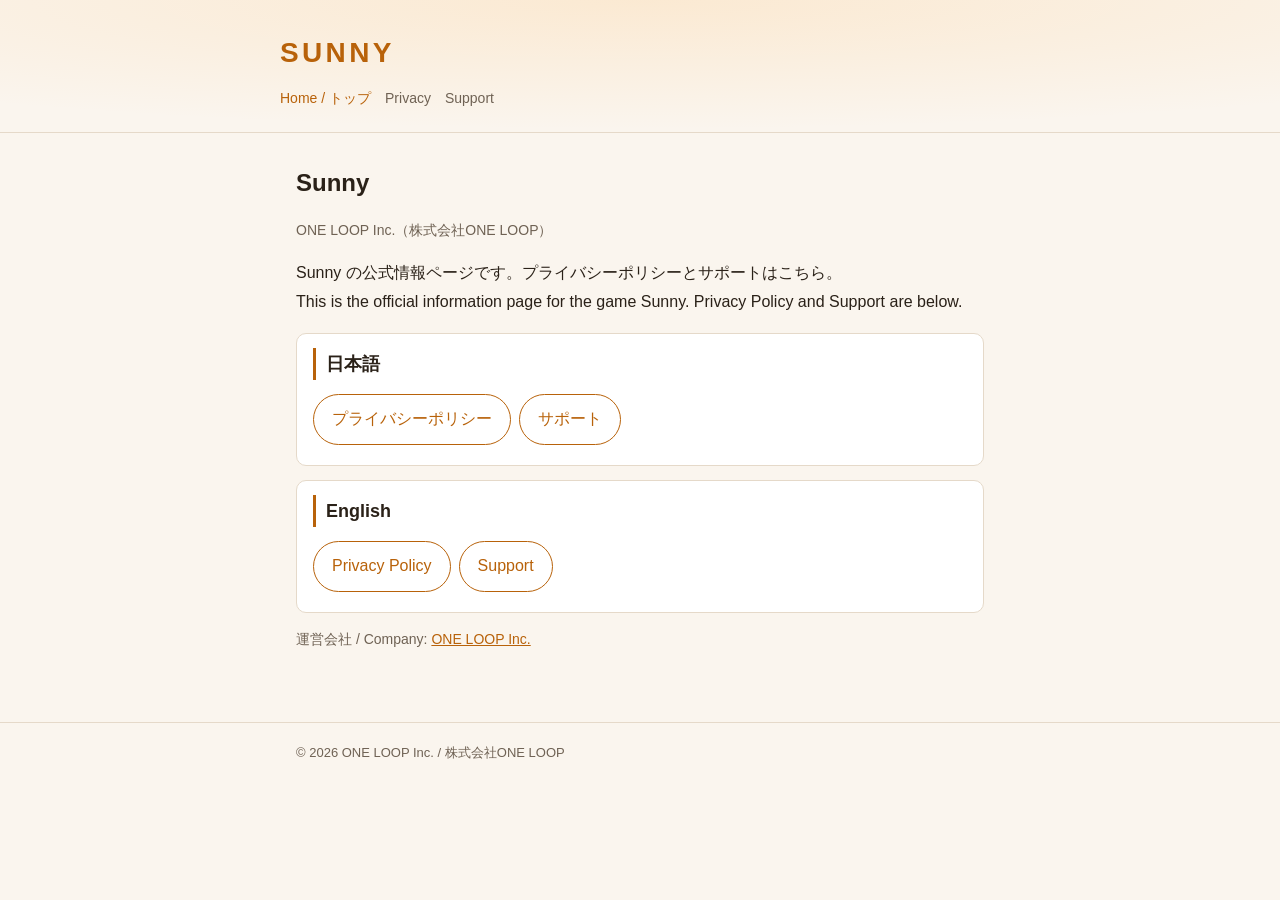
<file: index.html>
<!doctype html>
<html lang="ja">
<head>
<meta charset="utf-8">
<meta name="viewport" content="width=device-width,initial-scale=1">
<title>Sunny | ONE LOOP Inc.</title>
<meta name="description" content="Sunny | ONE LOOP Inc.">
<link rel="stylesheet" href="/assets/style.css">
</head>
<body>
<header><div class="wrap"><a class="brand" href="/">SUNNY</a><nav><a href="/" aria-current="page">Home / トップ</a><a href="/privacy/">Privacy</a><a href="/support/">Support</a></nav></div></header>
<main><div class="wrap">

<h1>Sunny</h1>
<p class="meta">ONE LOOP Inc.（株式会社ONE LOOP）</p>
<p>Sunny の公式情報ページです。プライバシーポリシーとサポートはこちら。<br>This is the official information page for the game Sunny. Privacy Policy and Support are below.</p>
<div class="card"><h2 style="margin-top:0">日本語</h2><div class="btns"><a href="/privacy/ja/">プライバシーポリシー</a><a href="/support/ja/">サポート</a></div></div>
<div class="card"><h2 style="margin-top:0">English</h2><div class="btns"><a href="/privacy/en/">Privacy Policy</a><a href="/support/en/">Support</a></div></div>
<p class="meta">運営会社 / Company: <a href="https://www.one-loop-inc.com/">ONE LOOP Inc.</a></p>

</div></main>
<footer><div class="wrap">&copy; 2026 ONE LOOP Inc. / 株式会社ONE LOOP</div></footer>
</body>
</html>
</file>
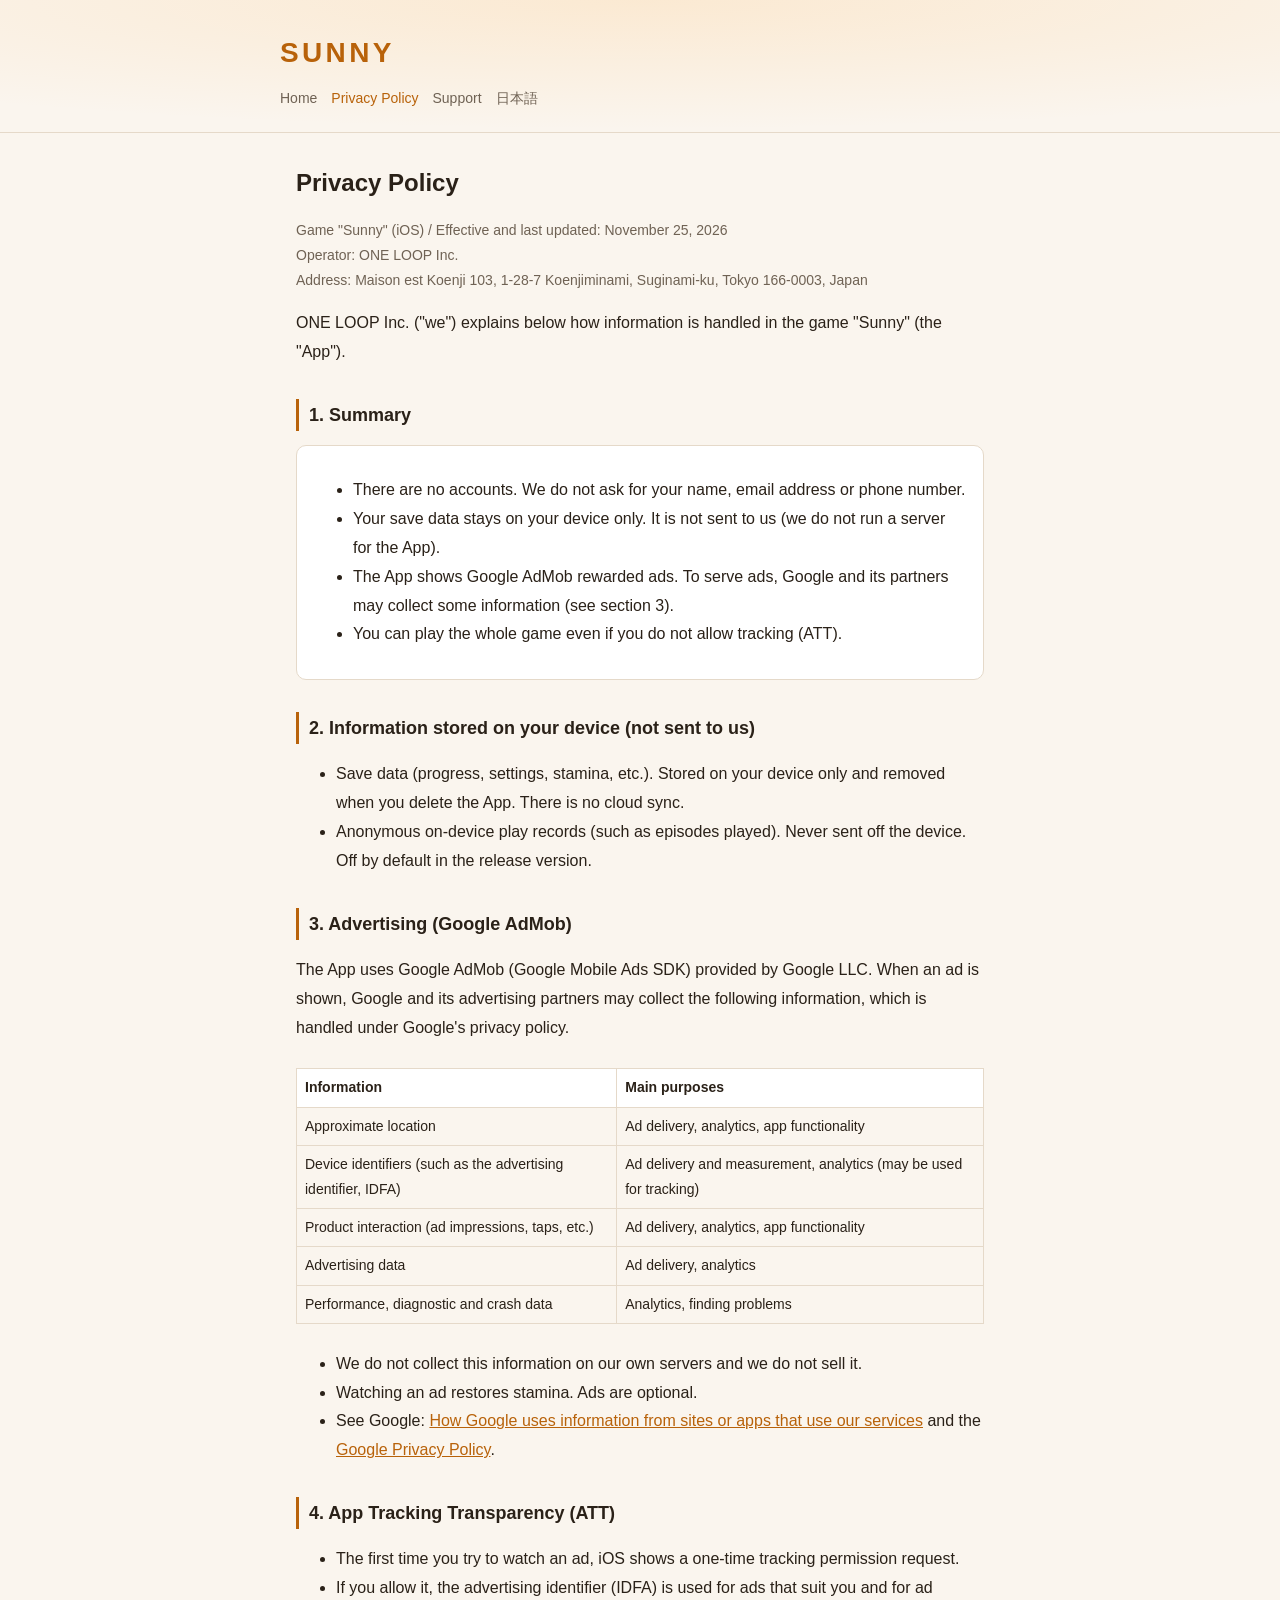
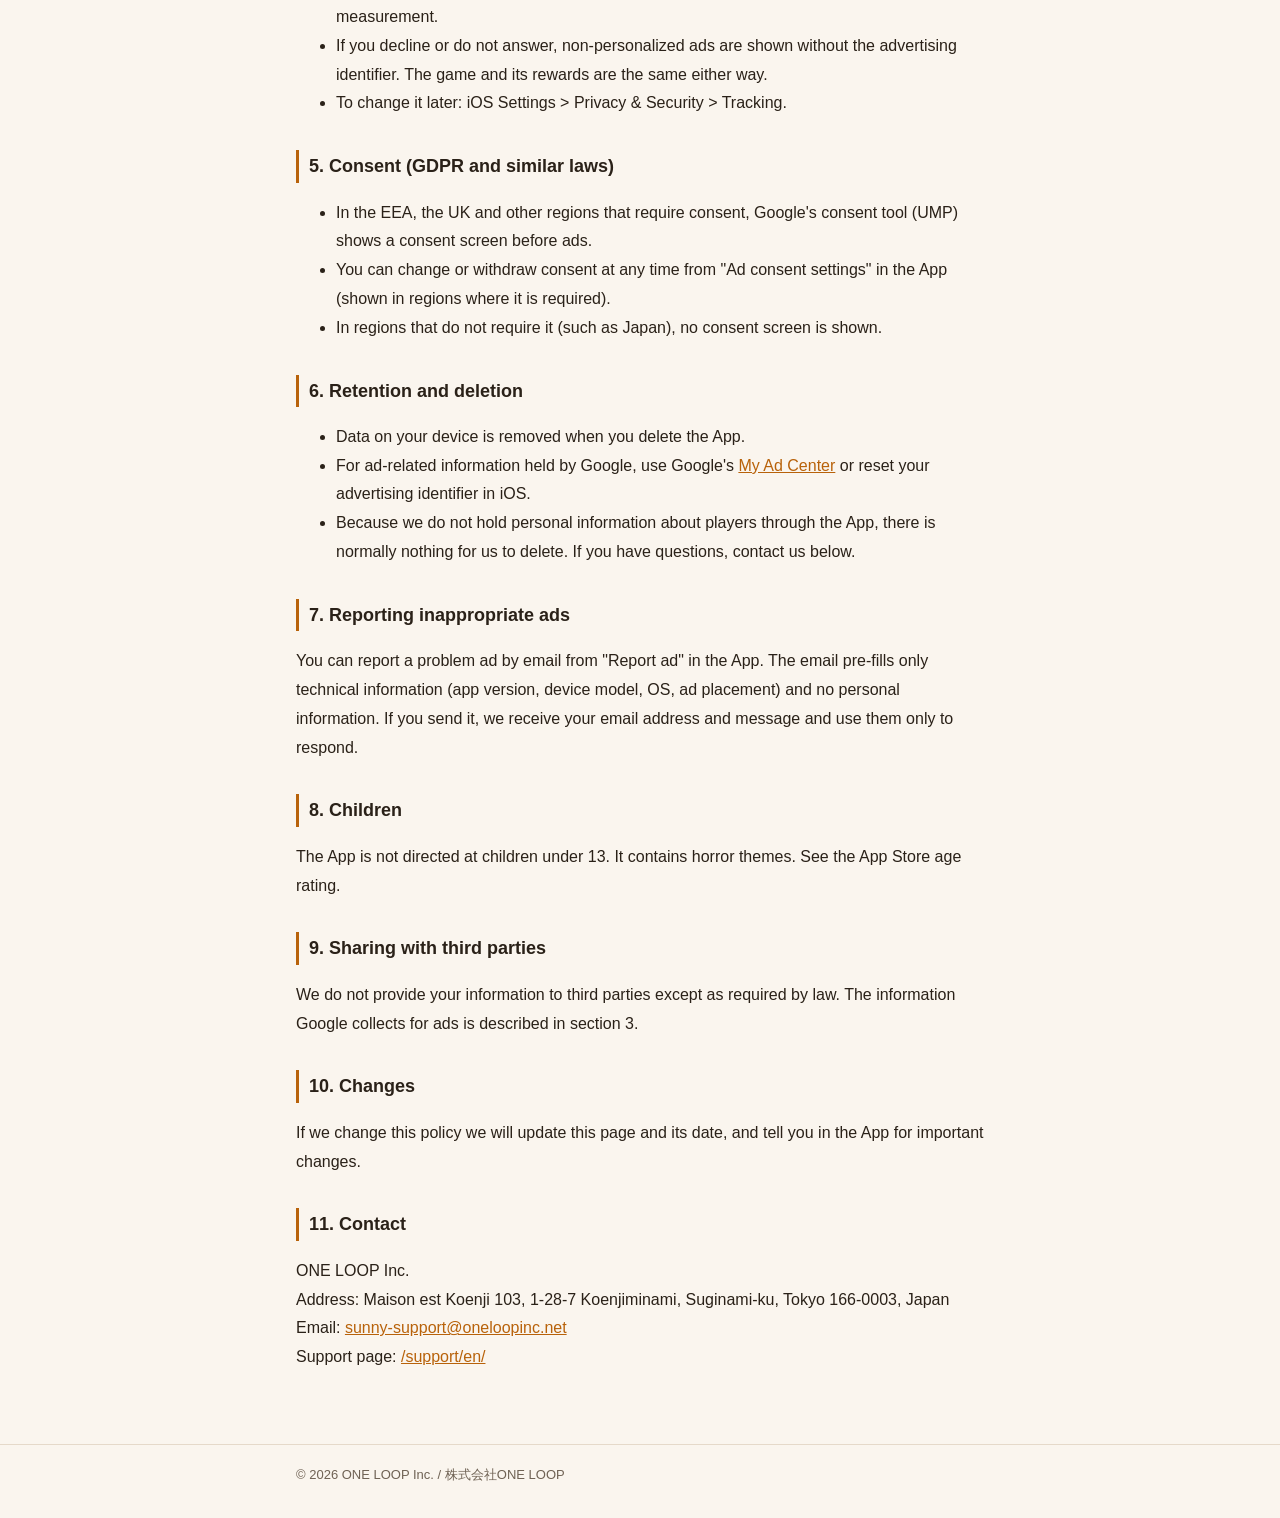
<file: privacy/en/index.html>
<!doctype html>
<html lang="en">
<head>
<meta charset="utf-8">
<meta name="viewport" content="width=device-width,initial-scale=1">
<title>Privacy Policy | Sunny</title>
<meta name="description" content="Privacy Policy for Sunny (ads, tracking permission, consent, data storage)">
<link rel="stylesheet" href="/assets/style.css">
</head>
<body>
<header><div class="wrap"><a class="brand" href="/">SUNNY</a><nav><a href="/">Home</a><a href="/privacy/en/" aria-current="page">Privacy Policy</a><a href="/support/en/">Support</a><a href="/privacy/ja/">日本語</a></nav></div></header>
<main><div class="wrap">

<h1>Privacy Policy</h1>
<p class="meta">Game "Sunny" (iOS) / Effective and last updated: November 25, 2026<br>Operator: ONE LOOP Inc.<br>Address: Maison est Koenji 103, 1-28-7 Koenjiminami, Suginami-ku, Tokyo 166-0003, Japan</p>
<p>ONE LOOP Inc. ("we") explains below how information is handled in the game "Sunny" (the "App").</p>

<h2>1. Summary</h2>
<div class="card"><ul>
<li>There are no accounts. We do not ask for your name, email address or phone number.</li>
<li>Your save data stays on your device only. It is not sent to us (we do not run a server for the App).</li>
<li>The App shows Google AdMob rewarded ads. To serve ads, Google and its partners may collect some information (see section 3).</li>
<li>You can play the whole game even if you do not allow tracking (ATT).</li>
</ul></div>

<h2>2. Information stored on your device (not sent to us)</h2>
<ul>
<li>Save data (progress, settings, stamina, etc.). Stored on your device only and removed when you delete the App. There is no cloud sync.</li>
<li>Anonymous on-device play records (such as episodes played). Never sent off the device. Off by default in the release version.</li>
</ul>

<h2>3. Advertising (Google AdMob)</h2>
<p>The App uses Google AdMob (Google Mobile Ads SDK) provided by Google LLC. When an ad is shown, Google and its advertising partners may collect the following information, which is handled under Google's privacy policy.</p>
<div class="tablewrap"><table>
<tr><th>Information</th><th>Main purposes</th></tr>
<tr><td>Approximate location</td><td>Ad delivery, analytics, app functionality</td></tr>
<tr><td>Device identifiers (such as the advertising identifier, IDFA)</td><td>Ad delivery and measurement, analytics (may be used for tracking)</td></tr>
<tr><td>Product interaction (ad impressions, taps, etc.)</td><td>Ad delivery, analytics, app functionality</td></tr>
<tr><td>Advertising data</td><td>Ad delivery, analytics</td></tr>
<tr><td>Performance, diagnostic and crash data</td><td>Analytics, finding problems</td></tr>
</table></div>
<ul>
<li>We do not collect this information on our own servers and we do not sell it.</li>
<li>Watching an ad restores stamina. Ads are optional.</li>
<li>See Google: <a href="https://policies.google.com/technologies/partner-sites">How Google uses information from sites or apps that use our services</a> and the <a href="https://policies.google.com/privacy">Google Privacy Policy</a>.</li>
</ul>

<h2>4. App Tracking Transparency (ATT)</h2>
<ul>
<li>The first time you try to watch an ad, iOS shows a one-time tracking permission request.</li>
<li>If you allow it, the advertising identifier (IDFA) is used for ads that suit you and for ad measurement.</li>
<li>If you decline or do not answer, non-personalized ads are shown without the advertising identifier. The game and its rewards are the same either way.</li>
<li>To change it later: iOS Settings &gt; Privacy &amp; Security &gt; Tracking.</li>
</ul>

<h2>5. Consent (GDPR and similar laws)</h2>
<ul>
<li>In the EEA, the UK and other regions that require consent, Google's consent tool (UMP) shows a consent screen before ads.</li>
<li>You can change or withdraw consent at any time from "Ad consent settings" in the App (shown in regions where it is required).</li>
<li>In regions that do not require it (such as Japan), no consent screen is shown.</li>
</ul>

<h2>6. Retention and deletion</h2>
<ul>
<li>Data on your device is removed when you delete the App.</li>
<li>For ad-related information held by Google, use Google's <a href="https://myadcenter.google.com/">My Ad Center</a> or reset your advertising identifier in iOS.</li>
<li>Because we do not hold personal information about players through the App, there is normally nothing for us to delete. If you have questions, contact us below.</li>
</ul>

<h2>7. Reporting inappropriate ads</h2>
<p>You can report a problem ad by email from "Report ad" in the App. The email pre-fills only technical information (app version, device model, OS, ad placement) and no personal information. If you send it, we receive your email address and message and use them only to respond.</p>

<h2>8. Children</h2>
<p>The App is not directed at children under 13. It contains horror themes. See the App Store age rating.</p>

<h2>9. Sharing with third parties</h2>
<p>We do not provide your information to third parties except as required by law. The information Google collects for ads is described in section 3.</p>

<h2>10. Changes</h2>
<p>If we change this policy we will update this page and its date, and tell you in the App for important changes.</p>

<h2>11. Contact</h2>
<p>ONE LOOP Inc.<br>Address: Maison est Koenji 103, 1-28-7 Koenjiminami, Suginami-ku, Tokyo 166-0003, Japan<br>Email: <a href="mailto:sunny-support@oneloopinc.net">sunny-support@oneloopinc.net</a><br>Support page: <a href="/support/en/">/support/en/</a></p>

</div></main>
<footer><div class="wrap">&copy; 2026 ONE LOOP Inc. / 株式会社ONE LOOP</div></footer>
</body>
</html>
</file>
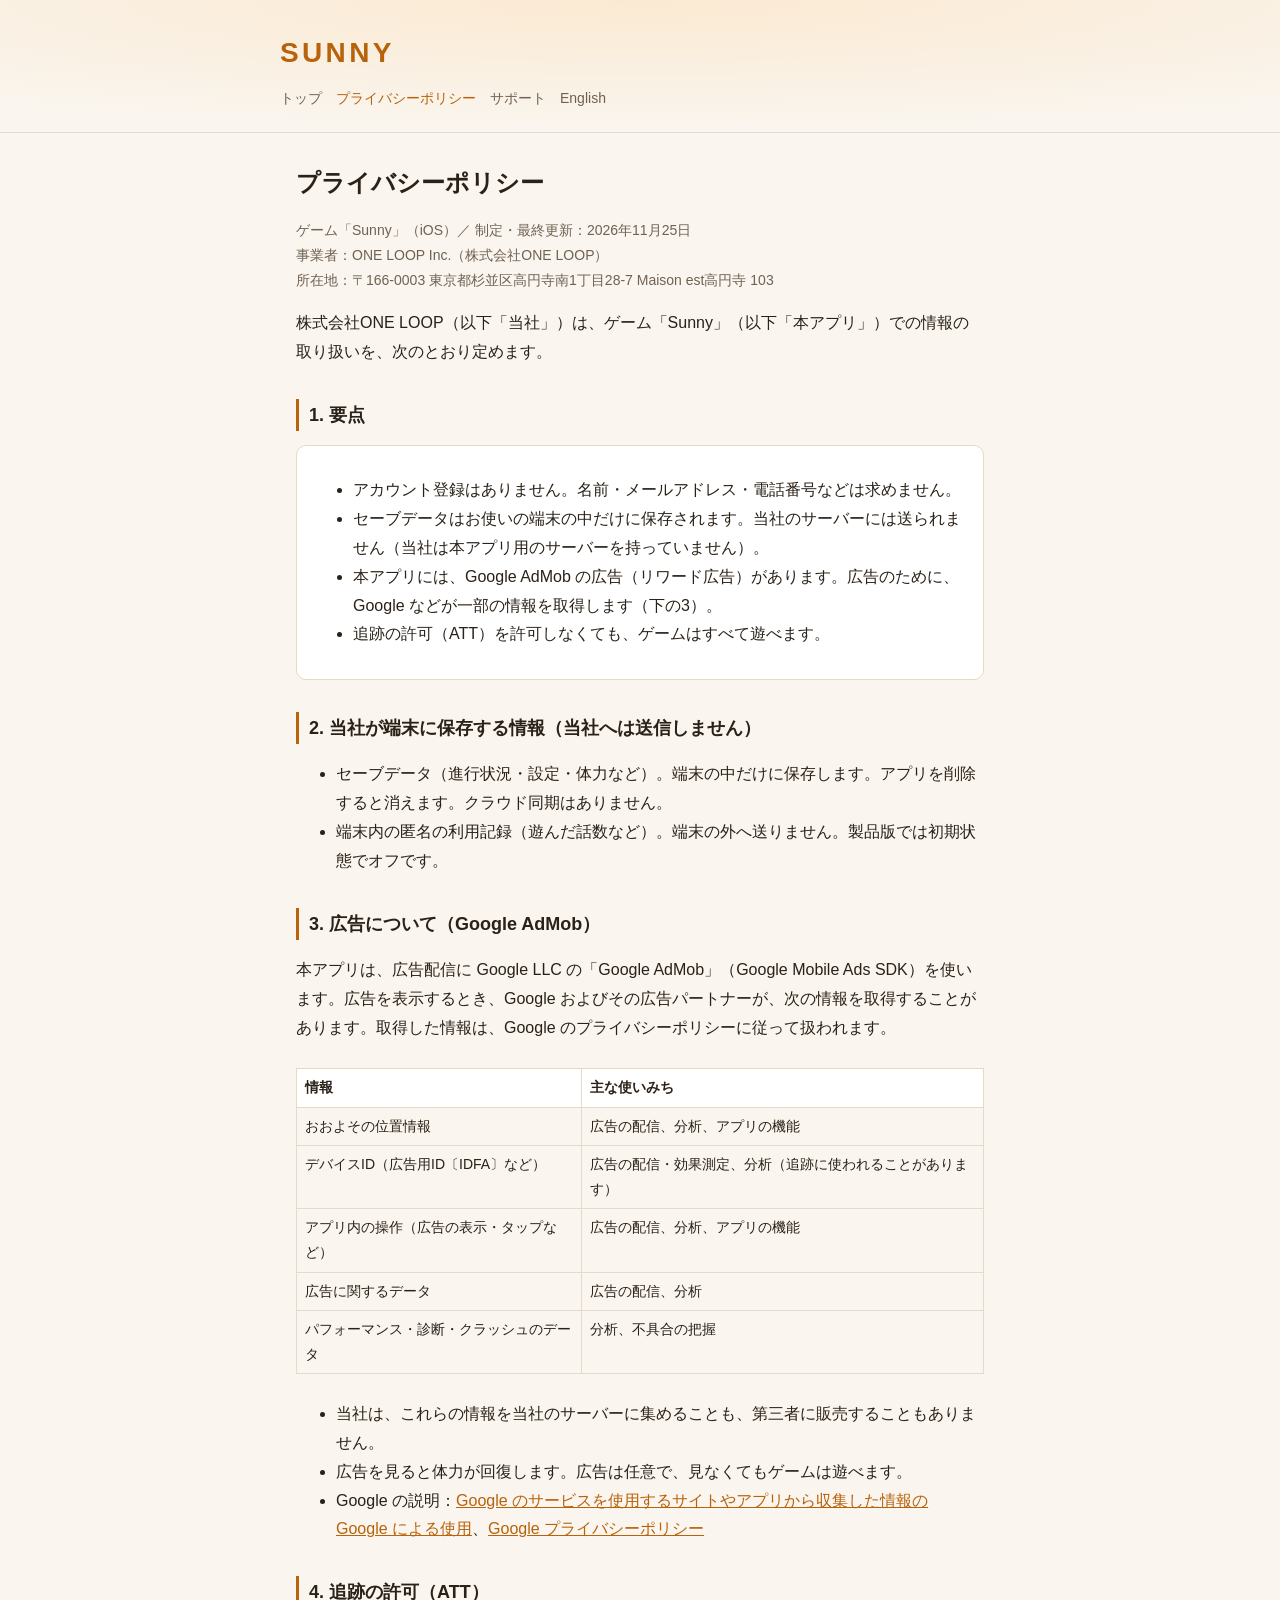
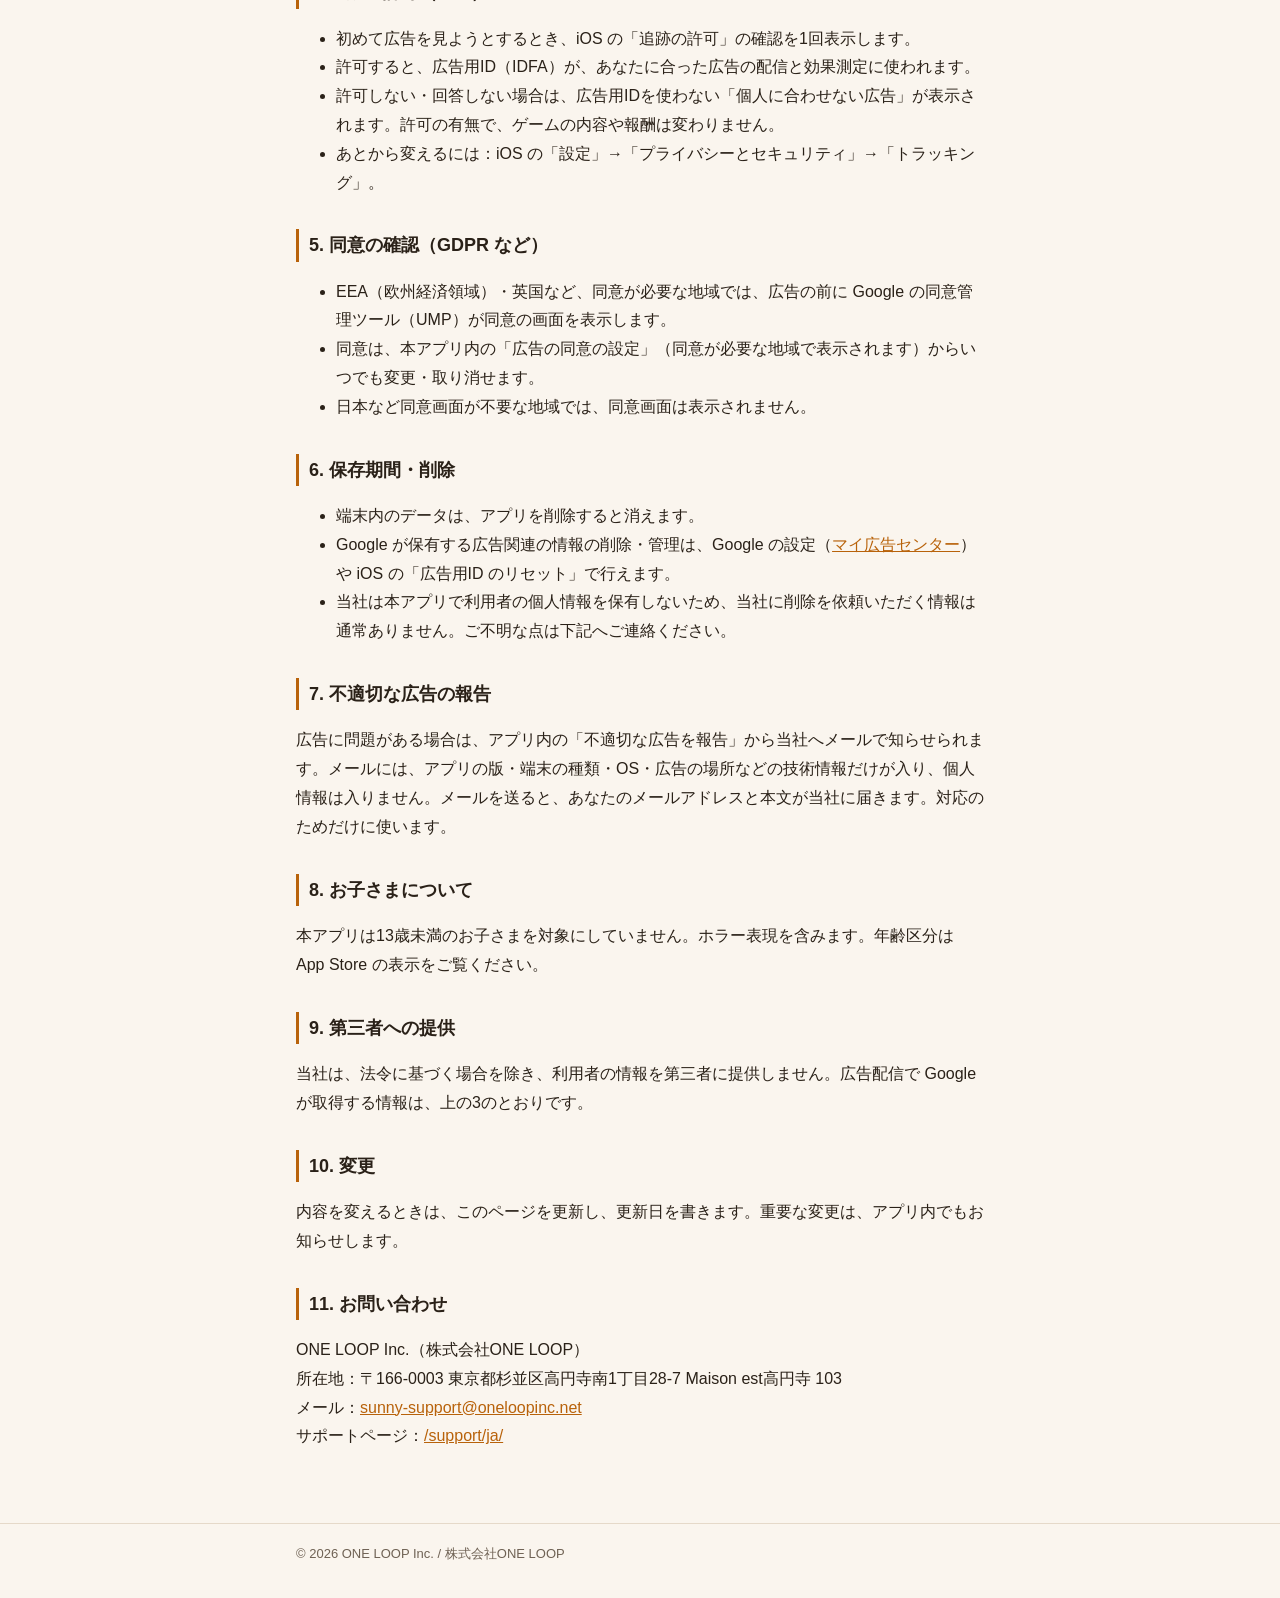
<file: privacy/ja/index.html>
<!doctype html>
<html lang="ja">
<head>
<meta charset="utf-8">
<meta name="viewport" content="width=device-width,initial-scale=1">
<title>プライバシーポリシー | Sunny</title>
<meta name="description" content="Sunny のプライバシーポリシー（広告・追跡の許可・同意・データの保存）">
<link rel="stylesheet" href="/assets/style.css">
</head>
<body>
<header><div class="wrap"><a class="brand" href="/">SUNNY</a><nav><a href="/">トップ</a><a href="/privacy/ja/" aria-current="page">プライバシーポリシー</a><a href="/support/ja/">サポート</a><a href="/privacy/en/">English</a></nav></div></header>
<main><div class="wrap">

<h1>プライバシーポリシー</h1>
<p class="meta">ゲーム「Sunny」（iOS）／ 制定・最終更新：2026年11月25日<br>事業者：ONE LOOP Inc.（株式会社ONE LOOP）<br>所在地：〒166-0003 東京都杉並区高円寺南1丁目28-7 Maison est高円寺 103</p>
<p>株式会社ONE LOOP（以下「当社」）は、ゲーム「Sunny」（以下「本アプリ」）での情報の取り扱いを、次のとおり定めます。</p>

<h2>1. 要点</h2>
<div class="card"><ul>
<li>アカウント登録はありません。名前・メールアドレス・電話番号などは求めません。</li>
<li>セーブデータはお使いの端末の中だけに保存されます。当社のサーバーには送られません（当社は本アプリ用のサーバーを持っていません）。</li>
<li>本アプリには、Google AdMob の広告（リワード広告）があります。広告のために、Google などが一部の情報を取得します（下の3）。</li>
<li>追跡の許可（ATT）を許可しなくても、ゲームはすべて遊べます。</li>
</ul></div>

<h2>2. 当社が端末に保存する情報（当社へは送信しません）</h2>
<ul>
<li>セーブデータ（進行状況・設定・体力など）。端末の中だけに保存します。アプリを削除すると消えます。クラウド同期はありません。</li>
<li>端末内の匿名の利用記録（遊んだ話数など）。端末の外へ送りません。製品版では初期状態でオフです。</li>
</ul>

<h2>3. 広告について（Google AdMob）</h2>
<p>本アプリは、広告配信に Google LLC の「Google AdMob」（Google Mobile Ads SDK）を使います。広告を表示するとき、Google およびその広告パートナーが、次の情報を取得することがあります。取得した情報は、Google のプライバシーポリシーに従って扱われます。</p>
<div class="tablewrap"><table>
<tr><th>情報</th><th>主な使いみち</th></tr>
<tr><td>おおよその位置情報</td><td>広告の配信、分析、アプリの機能</td></tr>
<tr><td>デバイスID（広告用ID〔IDFA〕など）</td><td>広告の配信・効果測定、分析（追跡に使われることがあります）</td></tr>
<tr><td>アプリ内の操作（広告の表示・タップなど）</td><td>広告の配信、分析、アプリの機能</td></tr>
<tr><td>広告に関するデータ</td><td>広告の配信、分析</td></tr>
<tr><td>パフォーマンス・診断・クラッシュのデータ</td><td>分析、不具合の把握</td></tr>
</table></div>
<ul>
<li>当社は、これらの情報を当社のサーバーに集めることも、第三者に販売することもありません。</li>
<li>広告を見ると体力が回復します。広告は任意で、見なくてもゲームは遊べます。</li>
<li>Google の説明：<a href="https://policies.google.com/technologies/partner-sites">Google のサービスを使用するサイトやアプリから収集した情報の Google による使用</a>、<a href="https://policies.google.com/privacy">Google プライバシーポリシー</a></li>
</ul>

<h2>4. 追跡の許可（ATT）</h2>
<ul>
<li>初めて広告を見ようとするとき、iOS の「追跡の許可」の確認を1回表示します。</li>
<li>許可すると、広告用ID（IDFA）が、あなたに合った広告の配信と効果測定に使われます。</li>
<li>許可しない・回答しない場合は、広告用IDを使わない「個人に合わせない広告」が表示されます。許可の有無で、ゲームの内容や報酬は変わりません。</li>
<li>あとから変えるには：iOS の「設定」→「プライバシーとセキュリティ」→「トラッキング」。</li>
</ul>

<h2>5. 同意の確認（GDPR など）</h2>
<ul>
<li>EEA（欧州経済領域）・英国など、同意が必要な地域では、広告の前に Google の同意管理ツール（UMP）が同意の画面を表示します。</li>
<li>同意は、本アプリ内の「広告の同意の設定」（同意が必要な地域で表示されます）からいつでも変更・取り消せます。</li>
<li>日本など同意画面が不要な地域では、同意画面は表示されません。</li>
</ul>

<h2>6. 保存期間・削除</h2>
<ul>
<li>端末内のデータは、アプリを削除すると消えます。</li>
<li>Google が保有する広告関連の情報の削除・管理は、Google の設定（<a href="https://myadcenter.google.com/">マイ広告センター</a>）や iOS の「広告用ID のリセット」で行えます。</li>
<li>当社は本アプリで利用者の個人情報を保有しないため、当社に削除を依頼いただく情報は通常ありません。ご不明な点は下記へご連絡ください。</li>
</ul>

<h2>7. 不適切な広告の報告</h2>
<p>広告に問題がある場合は、アプリ内の「不適切な広告を報告」から当社へメールで知らせられます。メールには、アプリの版・端末の種類・OS・広告の場所などの技術情報だけが入り、個人情報は入りません。メールを送ると、あなたのメールアドレスと本文が当社に届きます。対応のためだけに使います。</p>

<h2>8. お子さまについて</h2>
<p>本アプリは13歳未満のお子さまを対象にしていません。ホラー表現を含みます。年齢区分は App Store の表示をご覧ください。</p>

<h2>9. 第三者への提供</h2>
<p>当社は、法令に基づく場合を除き、利用者の情報を第三者に提供しません。広告配信で Google が取得する情報は、上の3のとおりです。</p>

<h2>10. 変更</h2>
<p>内容を変えるときは、このページを更新し、更新日を書きます。重要な変更は、アプリ内でもお知らせします。</p>

<h2>11. お問い合わせ</h2>
<p>ONE LOOP Inc.（株式会社ONE LOOP）<br>所在地：〒166-0003 東京都杉並区高円寺南1丁目28-7 Maison est高円寺 103<br>メール：<a href="mailto:sunny-support@oneloopinc.net">sunny-support@oneloopinc.net</a><br>サポートページ：<a href="/support/ja/">/support/ja/</a></p>

</div></main>
<footer><div class="wrap">&copy; 2026 ONE LOOP Inc. / 株式会社ONE LOOP</div></footer>
</body>
</html>
</file>
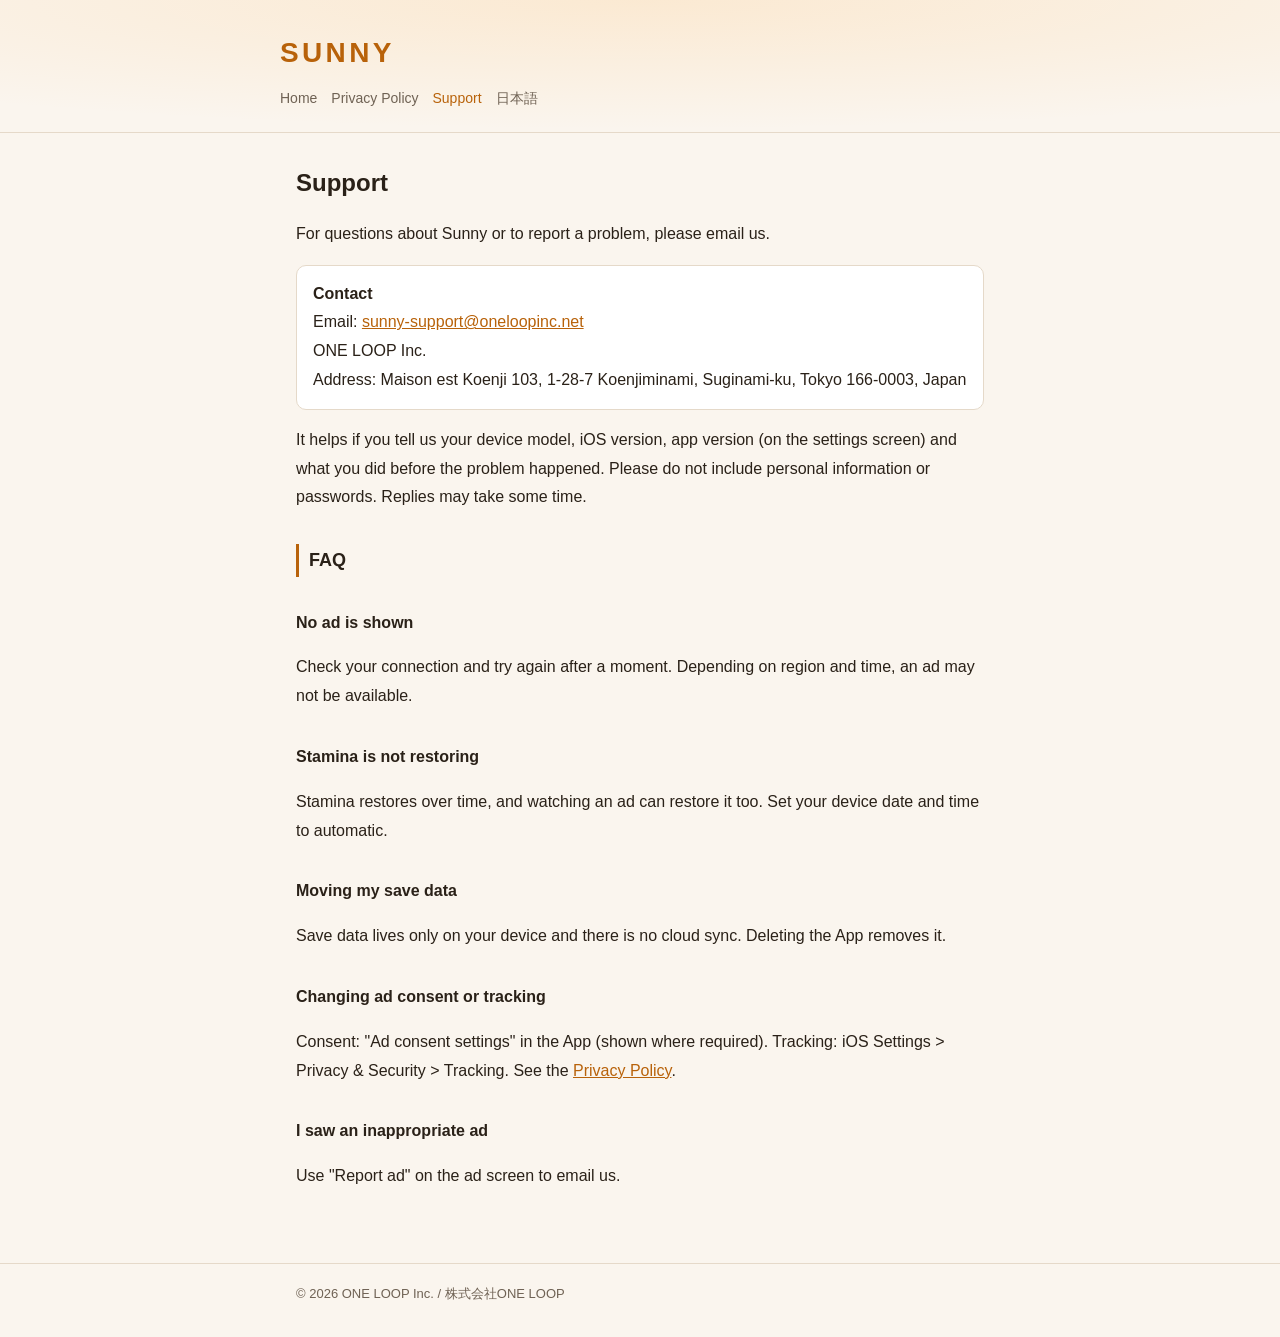
<file: support/en/index.html>
<!doctype html>
<html lang="en">
<head>
<meta charset="utf-8">
<meta name="viewport" content="width=device-width,initial-scale=1">
<title>Support | Sunny</title>
<meta name="description" content="Support and contact for Sunny">
<link rel="stylesheet" href="/assets/style.css">
</head>
<body>
<header><div class="wrap"><a class="brand" href="/">SUNNY</a><nav><a href="/">Home</a><a href="/privacy/en/">Privacy Policy</a><a href="/support/en/" aria-current="page">Support</a><a href="/support/ja/">日本語</a></nav></div></header>
<main><div class="wrap">

<h1>Support</h1>
<p>For questions about Sunny or to report a problem, please email us.</p>
<div class="card"><strong>Contact</strong><br>Email: <a href="mailto:sunny-support@oneloopinc.net">sunny-support@oneloopinc.net</a><br>ONE LOOP Inc.<br>Address: Maison est Koenji 103, 1-28-7 Koenjiminami, Suginami-ku, Tokyo 166-0003, Japan</div>
<p>It helps if you tell us your device model, iOS version, app version (on the settings screen) and what you did before the problem happened. Please do not include personal information or passwords. Replies may take some time.</p>

<h2>FAQ</h2>
<h2 style="font-size:16px;border:0;padding:0">No ad is shown</h2>
<p>Check your connection and try again after a moment. Depending on region and time, an ad may not be available.</p>
<h2 style="font-size:16px;border:0;padding:0">Stamina is not restoring</h2>
<p>Stamina restores over time, and watching an ad can restore it too. Set your device date and time to automatic.</p>
<h2 style="font-size:16px;border:0;padding:0">Moving my save data</h2>
<p>Save data lives only on your device and there is no cloud sync. Deleting the App removes it.</p>
<h2 style="font-size:16px;border:0;padding:0">Changing ad consent or tracking</h2>
<p>Consent: "Ad consent settings" in the App (shown where required). Tracking: iOS Settings &gt; Privacy &amp; Security &gt; Tracking. See the <a href="/privacy/en/">Privacy Policy</a>.</p>
<h2 style="font-size:16px;border:0;padding:0">I saw an inappropriate ad</h2>
<p>Use "Report ad" on the ad screen to email us.</p>

</div></main>
<footer><div class="wrap">&copy; 2026 ONE LOOP Inc. / 株式会社ONE LOOP</div></footer>
</body>
</html>
</file>
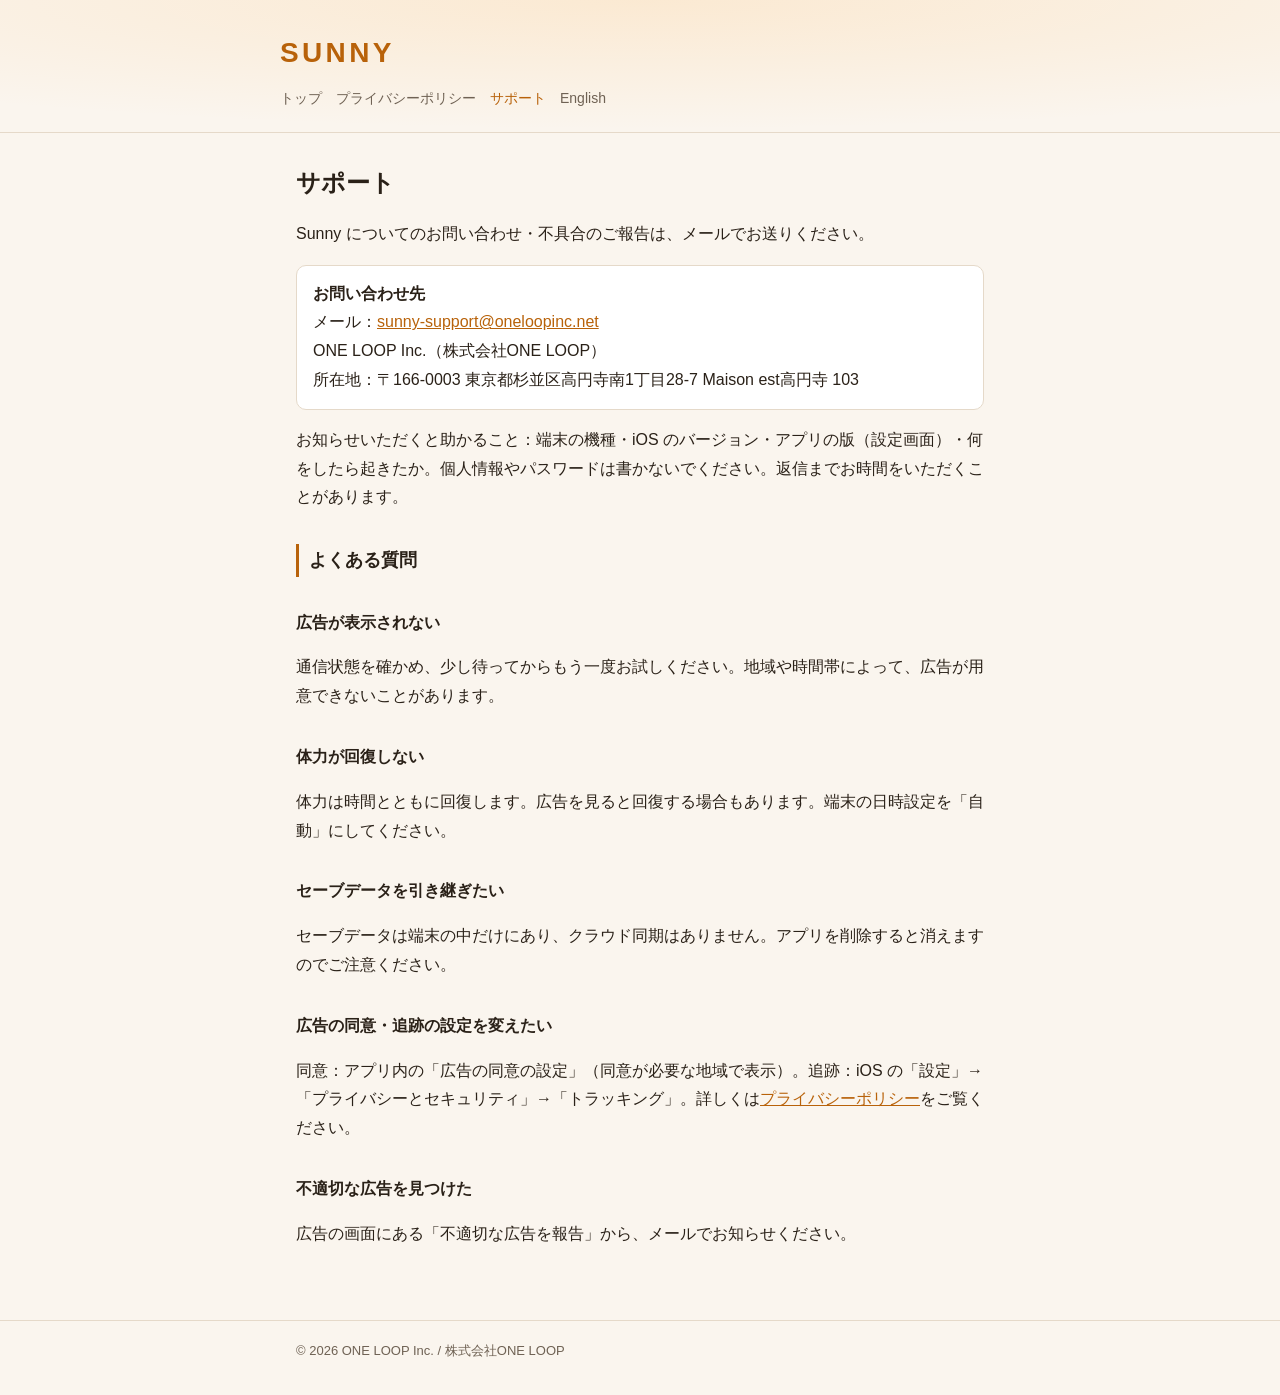
<file: support/ja/index.html>
<!doctype html>
<html lang="ja">
<head>
<meta charset="utf-8">
<meta name="viewport" content="width=device-width,initial-scale=1">
<title>サポート | Sunny</title>
<meta name="description" content="Sunny のサポート・お問い合わせ">
<link rel="stylesheet" href="/assets/style.css">
</head>
<body>
<header><div class="wrap"><a class="brand" href="/">SUNNY</a><nav><a href="/">トップ</a><a href="/privacy/ja/">プライバシーポリシー</a><a href="/support/ja/" aria-current="page">サポート</a><a href="/support/en/">English</a></nav></div></header>
<main><div class="wrap">

<h1>サポート</h1>
<p>Sunny についてのお問い合わせ・不具合のご報告は、メールでお送りください。</p>
<div class="card"><strong>お問い合わせ先</strong><br>メール：<a href="mailto:sunny-support@oneloopinc.net">sunny-support@oneloopinc.net</a><br>ONE LOOP Inc.（株式会社ONE LOOP）<br>所在地：〒166-0003 東京都杉並区高円寺南1丁目28-7 Maison est高円寺 103</div>
<p>お知らせいただくと助かること：端末の機種・iOS のバージョン・アプリの版（設定画面）・何をしたら起きたか。個人情報やパスワードは書かないでください。返信までお時間をいただくことがあります。</p>

<h2>よくある質問</h2>
<h2 style="font-size:16px;border:0;padding:0">広告が表示されない</h2>
<p>通信状態を確かめ、少し待ってからもう一度お試しください。地域や時間帯によって、広告が用意できないことがあります。</p>
<h2 style="font-size:16px;border:0;padding:0">体力が回復しない</h2>
<p>体力は時間とともに回復します。広告を見ると回復する場合もあります。端末の日時設定を「自動」にしてください。</p>
<h2 style="font-size:16px;border:0;padding:0">セーブデータを引き継ぎたい</h2>
<p>セーブデータは端末の中だけにあり、クラウド同期はありません。アプリを削除すると消えますのでご注意ください。</p>
<h2 style="font-size:16px;border:0;padding:0">広告の同意・追跡の設定を変えたい</h2>
<p>同意：アプリ内の「広告の同意の設定」（同意が必要な地域で表示）。追跡：iOS の「設定」→「プライバシーとセキュリティ」→「トラッキング」。詳しくは<a href="/privacy/ja/">プライバシーポリシー</a>をご覧ください。</p>
<h2 style="font-size:16px;border:0;padding:0">不適切な広告を見つけた</h2>
<p>広告の画面にある「不適切な広告を報告」から、メールでお知らせください。</p>

</div></main>
<footer><div class="wrap">&copy; 2026 ONE LOOP Inc. / 株式会社ONE LOOP</div></footer>
</body>
</html>
</file>
<file: assets/style.css>
:root{--bg:#14101a;--card:#1e1826;--text:#f1e9e0;--muted:#b3a79d;--accent:#ffb454;--line:#3a2f45}
@media (prefers-color-scheme:light){:root{--bg:#faf5ee;--card:#fff;--text:#2a2118;--muted:#6f6254;--accent:#b8620a;--line:#e5d9c9}}
*{box-sizing:border-box}
html{-webkit-text-size-adjust:100%}
body{margin:0;background:var(--bg);color:var(--text);font:16px/1.8 -apple-system,BlinkMacSystemFont,"Hiragino Sans","Noto Sans JP","Segoe UI",sans-serif}
header{padding:28px 16px 20px;border-bottom:1px solid var(--line);background:radial-gradient(120% 140% at 50% 0,rgba(255,180,84,.18),transparent 70%)}
.wrap{max-width:720px;margin:0 auto;padding:0 16px}
header .wrap{padding:0}
.brand{font-size:28px;font-weight:700;letter-spacing:.12em;color:var(--accent);text-decoration:none}
nav{margin-top:8px;font-size:14px}
nav a{color:var(--muted);margin-right:14px;text-decoration:none}
nav a:hover,nav a[aria-current]{color:var(--accent)}
main{padding:28px 0 56px}
h1{font-size:24px;margin:0 0 6px}
h2{font-size:18px;margin:32px 0 8px;padding-left:10px;border-left:3px solid var(--accent)}
p,li{overflow-wrap:anywhere}
a{color:var(--accent)}
.meta{color:var(--muted);font-size:14px}
.card{background:var(--card);border:1px solid var(--line);border-radius:10px;padding:14px 16px;margin:14px 0}
table{width:100%;border-collapse:collapse;font-size:14px;margin:10px 0}
th,td{border:1px solid var(--line);padding:6px 8px;text-align:left;vertical-align:top}
th{background:var(--card)}
.tablewrap{overflow-x:auto}
.btns a{display:inline-block;margin:6px 8px 6px 0;padding:10px 18px;border:1px solid var(--accent);border-radius:999px;text-decoration:none}
footer{border-top:1px solid var(--line);padding:18px 0 32px;color:var(--muted);font-size:13px}
</file>
